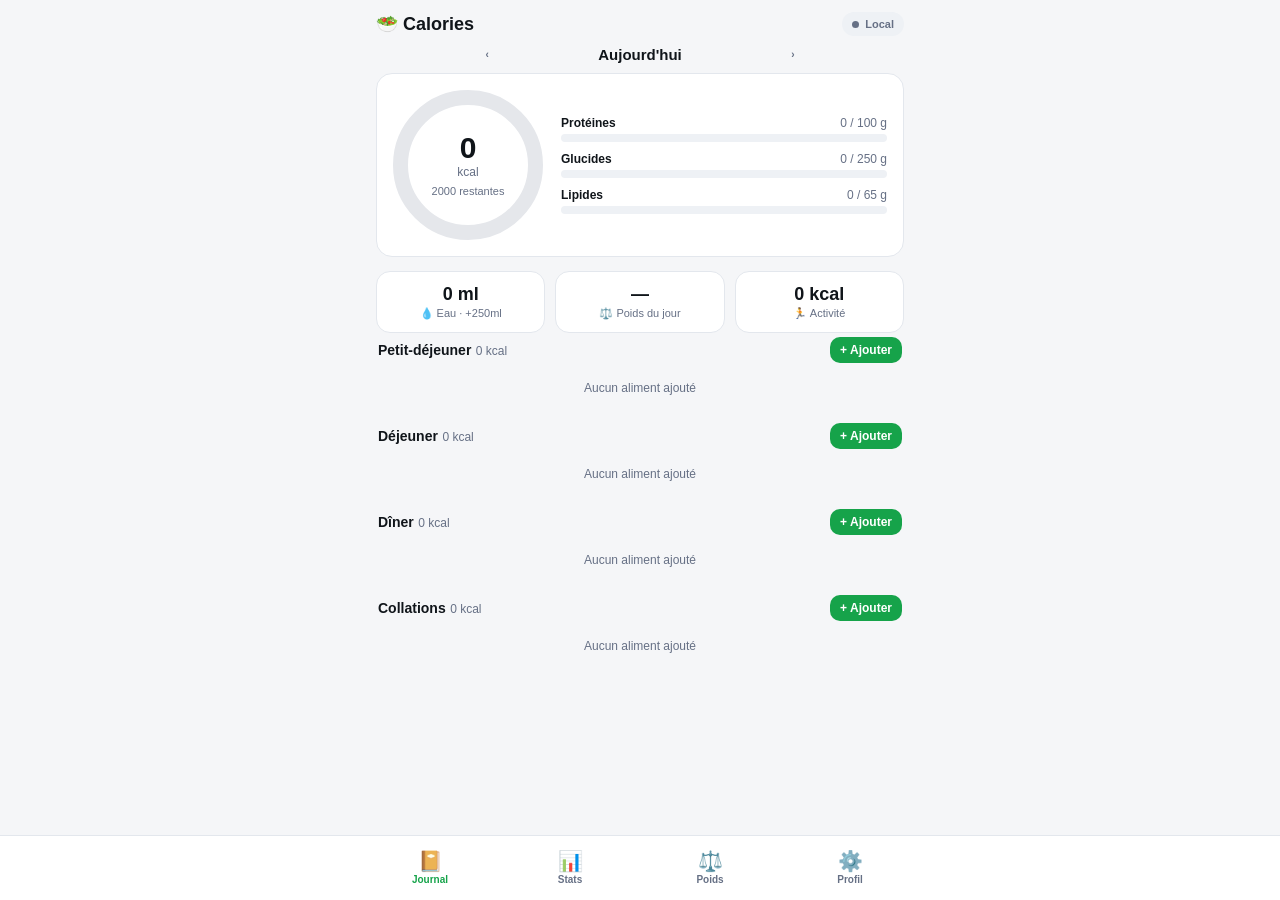
<file: index.html>
<!DOCTYPE html>
<html lang="fr">
<head>
<meta charset="UTF-8">
<title>Calories — Journal</title>
<meta name="viewport" content="width=device-width, initial-scale=1, viewport-fit=cover">
<meta name="description" content="Suivi des calories, macros, poids et eau — hors-ligne d'abord, synchronisé sur Google Drive.">

<link rel="manifest" href="manifest.webmanifest">
<meta name="theme-color" content="#ffffff" media="(prefers-color-scheme: light)">
<meta name="theme-color" content="#0b0f14" media="(prefers-color-scheme: dark)">

<!-- iOS home screen support -->
<meta name="apple-mobile-web-app-capable" content="yes">
<meta name="apple-mobile-web-app-status-bar-style" content="black-translucent">
<meta name="apple-mobile-web-app-title" content="Calories">
<link rel="apple-touch-icon" href="[data-uri]">
<link rel="icon" href="[data-uri]" type="image/png">

<link rel="stylesheet" href="css/styles.css">
</head>
<body>

<div id="app">
  <div class="topbar">
    <div class="brand">🥗 Calories</div>
    <button class="sync-pill" id="sync-pill" data-status="idle">
      <span class="sync-dot"></span><span>Local</span>
    </button>
  </div>

  <div class="screen active" id="screen-home"></div>
  <div class="screen" id="screen-stats"></div>
  <div class="screen" id="screen-weight"></div>
  <div class="screen" id="screen-profile"></div>
</div>

<nav class="bottom-nav">
  <div class="bottom-nav-inner">
    <button class="nav-btn active" data-nav="home"><span class="nav-icon">📔</span>Journal</button>
    <button class="nav-btn" data-nav="stats"><span class="nav-icon">📊</span>Stats</button>
    <button class="nav-btn" data-nav="weight"><span class="nav-icon">⚖️</span>Poids</button>
    <button class="nav-btn" data-nav="profile"><span class="nav-icon">⚙️</span>Profil</button>
  </div>
</nav>

<div class="sheet-backdrop" id="sheet-backdrop">
  <div class="sheet" id="sheet"></div>
</div>

<script type="module" src="js/app.js"></script>
</body>
</html>
</file>
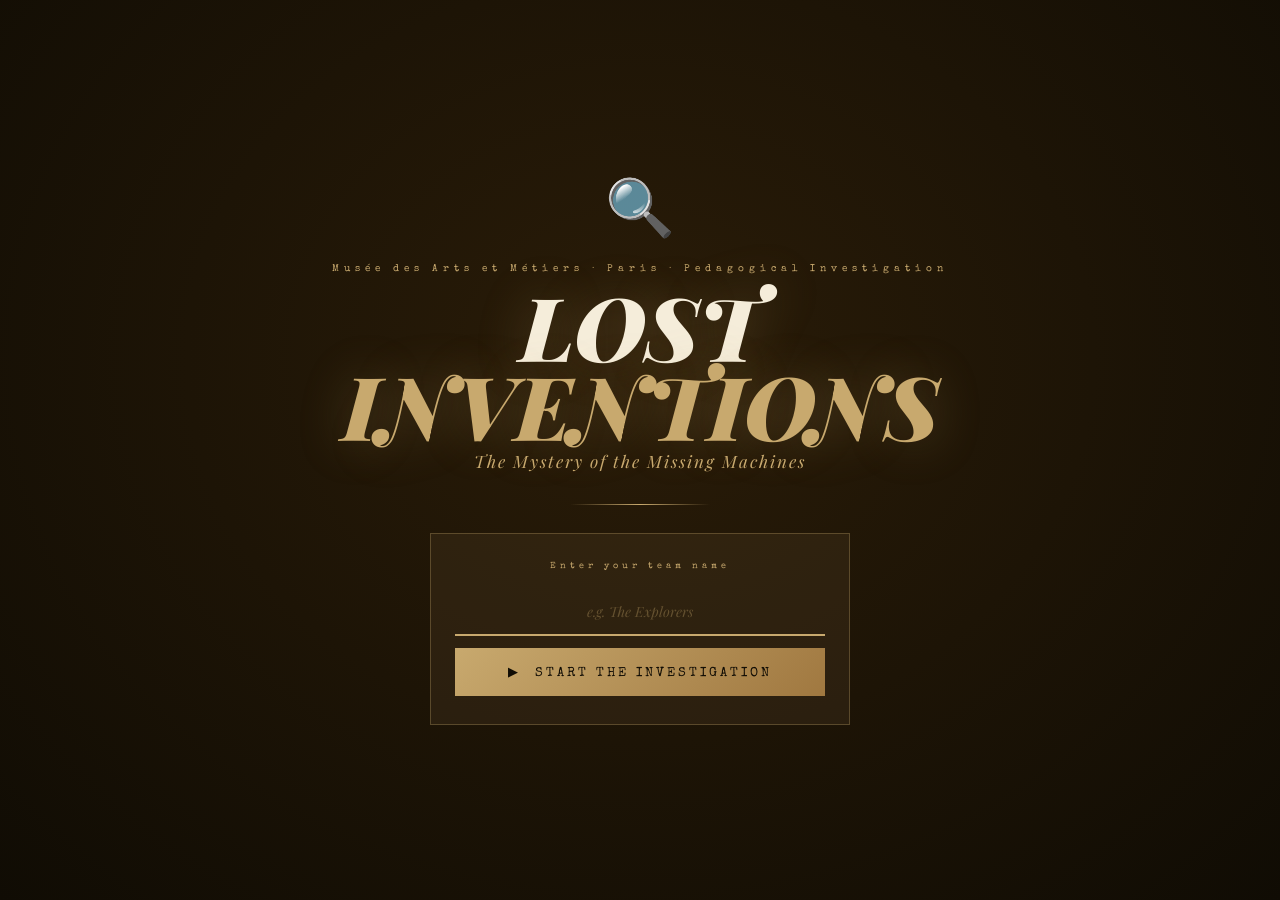
<file: Index.html.html>
<!DOCTYPE html>
<html lang="en">
<head>
<meta charset="UTF-8">
<meta name="viewport" content="width=device-width, initial-scale=1.0">
<title>LOST INVENTIONS</title>
<link href="https://fonts.googleapis.com/css2?family=Playfair+Display:ital,wght@0,700;0,900;1,400;1,700&family=Special+Elite&family=Courier+Prime:wght@400;700&display=swap" rel="stylesheet">
<style>
*, *::before, *::after { margin:0; padding:0; box-sizing:border-box; }
html, body { height:100%; overflow:hidden; background:#100c04; }
body { font-family:'Courier Prime',monospace; color:#1e1208; }

.page {
  position: fixed; inset: 0;
  overflow-y: auto; overflow-x: hidden;
  transform: translateX(100%);
  transition: transform 0.4s cubic-bezier(0.77,0,0.18,1);
}
.page-active { transform: translateX(0) !important; }
.page-exit   { transform: translateX(-100%) !important; }

#confetti { position:fixed; inset:0; pointer-events:none; z-index:9999; display:none; }

/* COVER */
#p0 { background:radial-gradient(ellipse at 50% 40%,#2a1c08,#100c04); }
.cover-inner {
  min-height:100vh; display:flex; flex-direction:column;
  align-items:center; justify-content:center;
  text-align:center; padding:40px 20px;
}
.ci-icon { font-size:56px; display:block; margin-bottom:18px; animation:bob 3s ease-in-out infinite; }
@keyframes bob { 0%,100%{transform:translateY(0)} 50%{transform:translateY(-9px)} }
.ci-eyebrow { font-family:'Special Elite',cursive; color:#c8a96e; font-size:10px; letter-spacing:5px; margin-bottom:12px; }
.ci-title { font-family:'Playfair Display',serif; color:#f5edda; font-size:clamp(52px,13vw,88px); font-weight:900; font-style:italic; line-height:.9; text-shadow:0 0 50px rgba(200,169,110,.3); margin-bottom:6px; }
.ci-title span { color:#c8a96e; }
.ci-sub { font-family:'Playfair Display',serif; font-style:italic; color:#c8a96e; font-size:clamp(13px,3vw,17px); letter-spacing:2px; margin-bottom:32px; }
.ci-rule { width:140px; height:1px; background:linear-gradient(90deg,transparent,#c8a96e,transparent); margin:0 auto 28px; }
.grp-box { background:rgba(200,169,110,.08); border:1px solid rgba(200,169,110,.3); padding:28px 24px; max-width:420px; width:100%; }
.grp-lbl { font-family:'Special Elite',cursive; color:#c8a96e; font-size:9px; letter-spacing:4px; display:block; margin-bottom:12px; }
.grp-inp { width:100%; background:transparent; border:none; border-bottom:2px solid #c8a96e; padding:12px 6px; font-family:'Playfair Display',serif; font-size:20px; font-style:italic; color:#f5edda; text-align:center; outline:none; margin-bottom:6px; }
.grp-inp::placeholder { color:rgba(200,169,110,.35); font-size:14px; }
.grp-err { color:#ef5350; font-family:'Special Elite',cursive; font-size:11px; display:none; margin-bottom:8px; }
.btn-gold { width:100%; padding:16px; cursor:pointer; border:none; background:linear-gradient(135deg,#c8a96e,#a07840); color:#100c04; font-family:'Special Elite',cursive; font-size:13px; letter-spacing:3px; text-transform:uppercase; margin-top:6px; }
.btn-gold:active { opacity:.8; }

/* TOPBAR */
.topbar { position:sticky; top:0; z-index:50; background:#1e1208; border-bottom:2px solid #c8a96e; padding:12px 20px; display:flex; align-items:center; justify-content:space-between; }
.tb-grp { font-family:'Special Elite',cursive; color:#c8a96e; font-size:11px; letter-spacing:2px; min-width:80px; }
.tb-title { font-family:'Playfair Display',serif; color:#f5edda; font-size:15px; font-style:italic; }
.tb-dots { display:flex; gap:5px; min-width:80px; justify-content:flex-end; }
.dot { width:10px; height:10px; border-radius:50%; border:1px solid rgba(200,169,110,.4); background:transparent; transition:all .3s; }
.dot.done { background:#c8a96e; border-color:#c8a96e; }

/* HUB */
#p1 { background:#f5edda; }
.hub-inner { max-width:800px; margin:0 auto; padding:22px 16px 48px; }
.brief { background:#fdf7ec; border:1px solid #ede0c4; padding:22px; margin-bottom:20px; box-shadow:3px 3px 0 rgba(0,0,0,.07); position:relative; }
.brief h3 { font-family:'Playfair Display',serif; font-size:16px; font-style:italic; color:#1e1208; margin-bottom:10px; padding-bottom:8px; border-bottom:1px solid #ede0c4; }
.brief p, .brief li { font-size:13px; line-height:2; color:#1e1208; }
.brief ul { padding-left:18px; }
.callout { border-left:3px solid #c8a96e; background:rgba(200,169,110,.1); padding:10px 14px; margin:10px 0; font-style:italic; font-size:13px; line-height:1.9; }
.stamp { position:absolute; top:14px; right:14px; border:2px solid #8b1a1a; color:#8b1a1a; font-family:'Special Elite',cursive; font-size:8px; letter-spacing:2px; padding:4px 6px; transform:rotate(-7deg); opacity:.6; line-height:1.6; text-align:center; }

/* PARCOURS BADGE */
.parcours-strip {
  background:#1e1208; border:1px solid rgba(200,169,110,.3);
  padding:12px 16px; margin-bottom:20px;
  display:flex; align-items:center; gap:8px; flex-wrap:wrap;
}
.parcours-strip-label { font-family:'Special Elite',cursive; color:#c8a96e; font-size:8px; letter-spacing:3px; flex-shrink:0; }
.p-step { display:flex; align-items:center; gap:6px; font-family:'Special Elite',cursive; font-size:9px; color:rgba(200,169,110,.6); }
.p-step.rdc  { color:#6abf6a; }
.p-step.e1   { color:#6a9abf; }
.p-step.e12  { color:#a06abf; }
.p-step span { font-size:10px; }
.p-arrow { color:rgba(200,169,110,.3); font-size:10px; }

/* ENV GRID */
.env-grid { display:grid; grid-template-columns:repeat(auto-fill,minmax(185px,1fr)); gap:12px; }
.ecard { background:#fdf7ec; border:1px solid #ede0c4; padding:16px 14px; min-height:125px; display:flex; flex-direction:column; justify-content:space-between; position:relative; transition:transform .2s,box-shadow .2s; user-select:none; }
.ecard.e-open { border-color:rgba(200,169,110,.7); cursor:pointer; }
.ecard.e-open:hover { transform:translateY(-3px); box-shadow:3px 5px 14px rgba(0,0,0,.12); }
.ecard.e-done { border-color:#1a4a2e; background:#f0f7f2; cursor:pointer; }
.ecard.e-done:hover { transform:translateY(-3px); box-shadow:3px 5px 12px rgba(0,0,0,.1); }
.ecard.e-locked { opacity:.36; cursor:not-allowed; }
.ecard.e-finale { border-color:#c8a96e; background:linear-gradient(135deg,#fdf7ec,#f5e8cc); cursor:pointer; }
.ecard.e-finale:hover { transform:translateY(-3px); box-shadow:3px 5px 14px rgba(200,169,110,.25); }
.ec-num { position:absolute; top:5px; right:10px; font-family:'Playfair Display',serif; font-size:42px; font-style:italic; color:#c8a96e; opacity:.11; line-height:1; pointer-events:none; }
.etag { display:inline-block; font-family:'Special Elite',cursive; font-size:8px; letter-spacing:2px; padding:2px 7px; margin-bottom:6px; }
.t-open   { background:#c8a96e; color:#fff; }
.t-done   { background:#1a4a2e; color:#fff; }
.t-locked { background:rgba(0,0,0,.1); color:#8a7a6a; }
.t-fin    { background:#c8a96e; color:#100c04; }
.ec-icon { font-size:22px; display:block; margin-bottom:4px; }
.ec-name { font-family:'Playfair Display',serif; font-size:14px; font-style:italic; color:#1e1208; margin-bottom:3px; }
.ec-room { font-family:'Special Elite',cursive; font-size:8px; letter-spacing:1px; color:#8a7a6a; line-height:1.5; }
.ec-level {
  font-family:'Special Elite',cursive; font-size:7px; letter-spacing:1px;
  padding:2px 6px; margin-top:5px; display:inline-block;
}
.lv-rdc  { background:#1e4a1e; color:#a8d5a8; }
.lv-e1   { background:#1c2b4a; color:#a8c0d5; }
.lv-e12  { background:#3a1c4a; color:#c8a8d5; }

/* CLUE PAGES */
.clue-pg { background:#f5edda; }
.clue-inner { max-width:640px; margin:0 auto; padding:22px 16px 48px; }
.clue-card { background:#fdf7ec; border:2px solid #c8a96e; padding:26px 22px; box-shadow:4px 4px 0 rgba(0,0,0,.09); }
.clue-hdr { text-align:center; margin-bottom:20px; }
.c-badge { display:inline-flex; align-items:center; justify-content:center; width:44px; height:44px; border-radius:50%; background:#c8a96e; color:#fff; font-family:'Playfair Display',serif; font-size:19px; font-style:italic; margin-bottom:8px; }
.c-en { font-family:'Playfair Display',serif; font-size:21px; font-style:italic; color:#1e1208; }
.c-fr { font-family:'Special Elite',cursive; font-size:9px; letter-spacing:3px; color:#8a7a6a; margin-top:2px; }
.c-location {
  display:inline-flex; align-items:center; gap:6px; margin-top:8px;
  font-family:'Special Elite',cursive; font-size:8px; letter-spacing:2px;
  padding:4px 10px;
}
.sec { margin-bottom:16px; }
.s-lbl { font-family:'Special Elite',cursive; font-size:8px; letter-spacing:4px; color:#c8a96e; display:flex; align-items:center; gap:6px; margin-bottom:7px; }
.s-lbl::after { content:''; flex:1; height:1px; background:rgba(200,169,110,.25); }
.s-box { background:rgba(200,169,110,.07); border-left:3px solid #c8a96e; padding:11px 13px; font-size:13px; line-height:1.9; color:#1e1208; }
.s-box strong { color:#1c2b4a; }
.riddle { background:rgba(30,18,8,.04); border:1px dashed rgba(200,169,110,.45); padding:18px; font-family:'Playfair Display',serif; font-style:italic; font-size:14px; line-height:2.1; color:#1e1208; }
.riddle p { margin-bottom:2px; }
.riddle-q { margin-top:12px; font-family:'Special Elite',cursive; font-style:normal; font-size:11px; color:#c8a96e; letter-spacing:2px; }
.ans-inp { width:100%; background:transparent; border:none; border-bottom:2px solid #c8a96e; padding:12px 4px; font-family:'Special Elite',cursive; font-size:20px; letter-spacing:3px; color:#1e1208; text-align:center; outline:none; margin-top:14px; }
.ans-inp::placeholder { color:rgba(200,169,110,.35); font-size:13px; font-family:'Courier Prime',monospace; }
.btn-row { display:flex; gap:10px; flex-wrap:wrap; justify-content:center; margin-top:13px; }
.btn-submit { padding:13px 28px; cursor:pointer; border:none; background:linear-gradient(135deg,#c8a96e,#a07840); color:#100c04; font-family:'Special Elite',cursive; font-size:13px; letter-spacing:2px; text-transform:uppercase; }
.btn-submit:active { opacity:.8; }
.btn-hint { padding:10px 20px; cursor:pointer; border:1px solid #c8a96e; background:transparent; color:#c8a96e; font-family:'Special Elite',cursive; font-size:11px; letter-spacing:2px; text-transform:uppercase; }
.btn-hint:active { background:#c8a96e; color:#100c04; }
.btn-back { padding:10px 20px; cursor:pointer; border:1px solid #8a7a6a; background:transparent; color:#8a7a6a; font-family:'Special Elite',cursive; font-size:11px; letter-spacing:2px; text-transform:uppercase; }
.btn-back:active { border-color:#c8a96e; color:#c8a96e; }
.feedback { text-align:center; padding:12px 16px; font-family:'Special Elite',cursive; font-size:12px; letter-spacing:1px; margin-top:12px; display:none; line-height:1.7; }
.fb-ok  { background:rgba(26,74,46,.1);  color:#1a4a2e; border:1px solid #1a4a2e; }
.fb-err { background:rgba(139,26,26,.1); color:#8b1a1a; border:1px solid #8b1a1a; }
.hint-box { background:rgba(200,169,110,.07); border:1px solid rgba(200,169,110,.25); padding:12px 14px; font-size:13px; font-style:italic; line-height:1.9; color:#1e1208; margin-top:10px; display:none; }
.back-row { text-align:center; margin-top:16px; }

/* NEXT DIRECTION BANNER */
.next-dir {
  background:#1e1208; border-left:4px solid #c8a96e;
  padding:12px 16px; margin-top:14px;
  font-family:'Special Elite',cursive; font-size:11px;
  color:#c8a96e; letter-spacing:1px; line-height:1.7;
  display:none;
}

@keyframes shake {
  0%,100%{transform:translateX(0)} 15%{transform:translateX(-10px)}
  30%{transform:translateX(10px)} 45%{transform:translateX(-8px)}
  60%{transform:translateX(8px)}  75%{transform:translateX(-4px)} 90%{transform:translateX(4px)}
}
.do-shake { animation:shake 0.5s ease; }

/* FINALE */
#p8 { background:radial-gradient(ellipse at center,#1e1508,#100c04); }
.fin-inner { min-height:100vh; display:flex; flex-direction:column; align-items:center; justify-content:center; padding:40px 20px; text-align:center; }
.fin-wrap { max-width:560px; width:100%; }
.fin-box { border:2px solid #c8a96e; padding:38px 28px; margin-bottom:20px; position:relative; }
.fin-box::before { content:''; position:absolute; inset:8px; border:1px solid rgba(200,169,110,.2); pointer-events:none; }
.fin-trophy { font-size:64px; display:block; margin-bottom:12px; }
.fin-lbl { font-family:'Special Elite',cursive; font-size:9px; letter-spacing:5px; color:#c8a96e; }
.fin-title { font-family:'Playfair Display',serif; color:#f5edda; font-size:clamp(24px,7vw,40px); font-style:italic; font-weight:900; margin:10px 0 14px; text-shadow:0 0 30px rgba(200,169,110,.4); }
.fin-msg { font-family:'Playfair Display',serif; font-size:14px; font-style:italic; color:#c4a87a; line-height:2.1; margin-bottom:18px; }
.fin-msg strong { color:#c8a96e; }
.fin-rule { width:110px; height:1px; background:linear-gradient(90deg,transparent,#c8a96e,transparent); margin:0 auto 16px; }
.fin-close { font-family:'Playfair Display',serif; font-style:italic; color:#8a7a6a; font-size:13px; line-height:2; }
.diploma { background:#f5edda; border:3px double #c8a96e; padding:28px 22px; text-align:center; }
.d-mus { font-family:'Special Elite',cursive; font-size:9px; letter-spacing:4px; color:#c8a96e; margin-bottom:10px; }
.d-h   { font-family:'Playfair Display',serif; font-size:24px; font-style:italic; color:#1e1208; margin-bottom:4px; }
.d-sub { font-family:'Playfair Display',serif; font-size:12px; font-style:italic; color:#8a7a6a; margin-bottom:12px; }
.d-rule{ width:90px; height:1px; background:linear-gradient(90deg,transparent,#c8a96e,transparent); margin:0 auto 12px; }
.d-aw  { font-family:'Special Elite',cursive; font-size:10px; letter-spacing:2px; color:#1e1208; margin-bottom:4px; }
.d-grp { font-family:'Playfair Display',serif; font-size:21px; font-style:italic; color:#c8a96e; margin-bottom:8px; }
.d-body{ font-family:'Special Elite',cursive; font-size:10px; color:#1e1208; line-height:2.1; margin-bottom:14px; }
.d-foot{ display:flex; justify-content:space-around; font-family:'Special Elite',cursive; font-size:9px; color:#8a7a6a; border-top:1px solid #ede0c4; padding-top:10px; }
@media(max-width:480px){
  .env-grid{ grid-template-columns:1fr 1fr; }
  .clue-card{ padding:18px 14px; }
  .fin-box{ padding:26px 16px; }
  .diploma{ padding:22px 14px; }
}
</style>
</head>
<body>

<canvas id="confetti"></canvas>

<!-- P0 COVER -->
<div class="page page-active" id="p0">
  <div class="cover-inner">
    <span class="ci-icon">🔍</span>
    <div class="ci-eyebrow">Musée des Arts et Métiers · Paris · Pedagogical Investigation</div>
    <h1 class="ci-title">LOST<br><span>INVENTIONS</span></h1>
    <p class="ci-sub">The Mystery of the Missing Machines</p>
    <div class="ci-rule"></div>
    <div class="grp-box">
      <span class="grp-lbl">Enter your team name</span>
      <input class="grp-inp" id="gi" type="text" placeholder="e.g. The Explorers" maxlength="30"
        onkeydown="if(event.key==='Enter'){event.preventDefault();doStart();}">
      <div class="grp-err" id="ge">⚠ Please enter your team name.</div>
      <button class="btn-gold" onclick="doStart()">▶ &nbsp;Start the Investigation</button>
    </div>
  </div>
</div>

<!-- P1 HUB -->
<div class="page" id="p1">
  <div class="topbar">
    <div class="tb-grp" id="tb-grp">Team</div>
    <div class="tb-title">Lost Inventions</div>
    <div class="tb-dots" id="tb-dots"></div>
  </div>
  <div class="hub-inner">
    <div class="brief">
      <div class="stamp">FILE<br>N°1847<br>URGENT</div>
      <h3>🗂 Mission File</h3>
      <p>La nuit du 12 novembre, <strong>« L'Archiviste »</strong> a effacé les cartels de six grandes inventions. Les objets sont encore là — mais leurs secrets ont disparu.</p>
      <div class="callout">Votre mission : trouver chaque objet dans le musée et répondre à l'énigme en anglais.</div>
      <ul>
        <li>Appelez le <strong>professeur</strong> pour obtenir le code de la <strong>1ère enveloppe</strong>.</li>
        <li>Après chaque bonne réponse, la suivante s'ouvre <strong>automatiquement</strong>.</li>
        <li>L'équipe la plus rapide reçoit le titre de <em>Chief Detectives</em> 🏆</li>
      </ul>
    </div>

    <!-- PARCOURS STRIP -->
    <div class="parcours-strip">
      <span class="parcours-label" style="font-family:'Special Elite',cursive;color:#c8a96e;font-size:8px;letter-spacing:3px;flex-shrink:0;">PARCOURS :</span>
      <span class="p-step rdc"><span>🟢</span> RDC — Instruments</span>
      <span class="p-arrow">→</span>
      <span class="p-step e1"><span>🔵</span> 1er — Communication</span>
      <span class="p-arrow">→</span>
      <span class="p-step e1"><span>🔵</span> 1er — Communication</span>
      <span class="p-arrow">→</span>
      <span class="p-step e12"><span>🟣</span> Énergie</span>
      <span class="p-arrow">→</span>
      <span class="p-step rdc"><span>🟢</span> RDC — l'Église</span>
      <span class="p-arrow">→</span>
      <span class="p-step rdc"><span>🟢</span> RDC — l'Église</span>
    </div>

    <div class="env-grid" id="env-grid"></div>
  </div>
</div>

<!-- P2–P7 CLUE PAGES -->
<div class="page clue-pg" id="p2"></div>
<div class="page clue-pg" id="p3"></div>
<div class="page clue-pg" id="p4"></div>
<div class="page clue-pg" id="p5"></div>
<div class="page clue-pg" id="p6"></div>
<div class="page clue-pg" id="p7"></div>

<!-- P8 FINALE -->
<div class="page" id="p8">
  <div class="fin-inner">
    <div class="fin-wrap">
      <div class="fin-box">
        <span class="fin-trophy">🏆</span>
        <div class="fin-lbl">MISSION COMPLETE</div>
        <h2 class="fin-title">Well done,<br><span id="fin-grp" style="color:#c8a96e;">Detectives</span>!</h2>
        <p class="fin-msg">
          You found all six lost inventions:<br>
          <strong>The Pascaline · Niépce's Camera<br>
          Morse's Telegraph · Gramme's Dynamo<br>
          Ader's Plane · Foucault's Pendulum</strong>
        </p>
        <div class="fin-rule"></div>
        <p class="fin-close">"L'Archiviste" was right about one thing:<br>these objects deserved to be rediscovered.</p>
      </div>
      <div class="diploma">
        <div class="d-mus">MUSÉE NATIONAL DES ARTS ET MÉTIERS · PARIS</div>
        <div class="d-h">Certificate</div>
        <div class="d-sub">of Chief Detective — Lost Inventions</div>
        <div class="d-rule"></div>
        <div class="d-aw">Awarded to the team</div>
        <div class="d-grp" id="dip-grp">—</div>
        <div class="d-body">
          for successfully solving all six mysteries<br>
          during the <em>Lost Inventions</em> investigation<br>
          at the Musée national des Arts et Métiers, Paris.
        </div>
        <div class="d-foot">
          <span>Date: _____ / _____ / _____</span>
          <span>M. BELOUFA</span>
        </div>
      </div>
    </div>
  </div>
</div>

<script>
/* ══════════════════════════════════════
   CLUE DATA — parcours logique sans aller-retour
   1. RDC   : Instruments scientifiques  → Pascaline
   2. 1er   : Communication              → Niépce / Photographie
   3. 1er   : Communication (même salle) → Morse / Télégraphe
   4. 1-2e  : Énergie                    → Gramme / Dynamo
   5. RDC   : Église / Transports        → Ader / Avion III
   6. RDC   : Église (même nef)          → Foucault / Pendule
══════════════════════════════════════ */
var CLUES = [
  {
    n:1, icon:'⚙️',
    en:'The Thinking Machine', fr:'La Machine à Calculer',
    levelKey:'rdc', levelLabel:'Rez-de-chaussée',
    section:'Instruments scientifiques',
    room:'Rez-de-chaussée — Instruments scientifiques',
    where:'<strong>Rez-de-chaussée — salle Instruments scientifiques.</strong><br>Dès l\'entrée, cherchez les premières vitrines. Repérez de petits objets mécaniques en cuivre avec des rouages et des cadrans numérotés.',
    riddle:[
      'Find the small rectangular metal box with tiny geared wheels.',
      'It can add numbers. It can subtract numbers — all by itself.',
      'It was invented in the 17th century by a young man of 19.',
      'His surname is also the name of a famous maths triangle.',
      'The machine has a feminine name — derived from his surname.'
    ],
    q:'❓ What is the name of this machine?',
    ok:['PASCALINE','LA PASCALINE'],
    hint:'La machine porte le prénom féminin dérivé de Blaise P…',
    next:'➡ Montez au 1er étage — entrez dans la salle Communication.'
  },
  {
    n:2, icon:'📷',
    en:'The Captured Image', fr:"L'Image Capturée",
    levelKey:'e1', levelLabel:'1er étage',
    section:'Communication',
    room:'1er étage — Communication',
    where:'<strong>1er étage — salle Communication.</strong><br>Cherchez de grands appareils en bois noir montés sur des trépieds, avec de gros objectifs en verre. Section photographie ancienne.',
    riddle:[
      'Stand in front of the large black wooden camera on a tripod.',
      'It has no film. It used a metal plate coated in silver.',
      'The first photograph in history was taken in France in 1826.',
      'The photographer needed 8 hours of sunlight for one image.',
      'His first name is Nicéphore. His family name starts with N.'
    ],
    q:"❓ What is the inventor's family name?",
    ok:['NIEPCE','NIÉPCE','NICEPHORE NIEPCE','NICÉPHORE NIÉPCE'],
    hint:'Il s\'appelait Nicéphore. Il a travaillé plus tard avec Daguerre.',
    next:'➡ Restez dans la salle Communication — cherchez les télégraphes.'
  },
  {
    n:3, icon:'📡',
    en:'The Invisible Messenger', fr:'Le Messager Invisible',
    levelKey:'e1', levelLabel:'1er étage',
    section:'Communication — section télégraphie',
    room:'1er étage — Communication (télégraphie)',
    where:'<strong>1er étage — salle Communication, section télégraphie.</strong><br>Dans la même salle. Cherchez un appareil avec un cadran circulaire et des lettres autour, relié à des fils électriques. Il ressemble à une grande boussole.',
    riddle:[
      'Look at the device with a round dial and letters around the edge.',
      'It sends messages using only dots and dashes — without moving.',
      'It was used in train stations before the telephone.',
      'It is called a telegraph.',
      'The code it uses has the same name as its inventor.'
    ],
    q:'❓ What is the name of this code?',
    ok:['MORSE','CODE MORSE','LE CODE MORSE'],
    hint:'L\'inventeur s\'appelait Samuel. Le code porte son nom de famille.',
    next:'➡ Continuez dans l\'étage — suivez le fléchage salle Énergie.'
  },
  {
    n:4, icon:'⚡',
    en:'The Thread of Light', fr:'Le Fil de la Lumière',
    levelKey:'e12', levelLabel:'1er–2e étage',
    section:'Énergie',
    room:'Salle Énergie (suivez le fléchage)',
    where:'<strong>Salle Énergie (1er ou 2e étage, suivez le fléchage).</strong><br>Cherchez une grande machine cylindrique en métal poli, enroulée de fils de cuivre dorés, posée sur un socle. Elle se trouve dans la section électricité.',
    riddle:[
      'Look at the large metal cylinder wrapped in copper wire.',
      'This machine transforms movement into electricity.',
      'It is called the Gramme machine.',
      'It made public street lighting possible in Paris in 1878.',
      'The inventor was Belgian. His first name starts with the letter Z.'
    ],
    q:"❓ What is the inventor's first name?",
    ok:['ZENOBE','ZÉNOBE','ZENOBE GRAMME','ZÉNOBE GRAMME'],
    hint:'Son prénom commence par Z. Il ressemble au prénom Zénobie.',
    next:'➡ Redescendez au rez-de-chaussée → suivez Transports → entrez dans l\'Église.'
  },
  {
    n:5, icon:'✈️',
    en:'The Flying Wing', fr:"L'Aile Volante",
    levelKey:'rdc', levelLabel:'Rez-de-chaussée',
    section:"Transports — l'Église",
    room:"Rez-de-chaussée — l'Église (Transports)",
    where:'<strong>Rez-de-chaussée — l\'Église (ancienne chapelle), section Transports.</strong><br>Entrez dans la nef de l\'ancienne église. Levez la tête : un grand engin en bois et en toile est suspendu sous les voûtes. Il a deux ailes rigides, pas de moteur.',
    riddle:[
      'Look up at the ceiling of the church nave.',
      'You can see a large wooden flying machine with two rigid wings.',
      'It has no engine. The pilot lay underneath it.',
      'It flew in France in the 1890s — before the Wright Brothers.',
      'The inventor\'s first name is Clément.',
      'His family name sounds like the word for "air".'
    ],
    q:"❓ What is the inventor's family name?",
    ok:['ADER','CLEMENT ADER','CLÉMENT ADER'],
    hint:'Son nom commence par A. Il a construit l\'Avion III.',
    next:'➡ Restez dans l\'Église — cherchez le long fil qui descend du plafond.'
  },
  {
    n:6, icon:'🌀',
    en:'The Swinging Secret', fr:'Le Secret du Pendule',
    levelKey:'rdc', levelLabel:'Rez-de-chaussée',
    section:"L'Église — centre de la nef",
    room:"Rez-de-chaussée — l'Église",
    where:'<strong>Rez-de-chaussée — l\'Église, au centre de la nef.</strong><br>Toujours dans l\'Église. Un très long fil métallique descend de la voûte avec une lourde boule dorée au bout. Il se balance lentement, sans jamais s\'arrêter.',
    riddle:[
      'Look at the very long pendulum hanging from the vaulted ceiling.',
      'It swings slowly and silently. It never stops.',
      'The direction it swings changes over time — very slowly.',
      'This proves that the Earth is rotating on its axis.',
      'The inventor was a French physicist. His first name is Léon.',
      'His family name starts with the letter F.'
    ],
    q:"❓ What is the inventor's family name?",
    ok:['FOUCAULT','LEON FOUCAULT','LÉON FOUCAULT'],
    hint:'Son prénom est Léon. Son nom commence par F. Il a installé ce pendule à Paris en 1851.',
    next:null
  }
];

var CODE1    = 'musee25';
var grpName  = '';
var unlocked = [false,false,false,false,false,false];
var solved   = [false,false,false,false,false,false];
var navStack = ['p0'];
var busy     = false;

var LV_CLASS = { rdc:'lv-rdc', e1:'lv-e1', e12:'lv-e12' };
var LV_COLOR = { rdc:'#1e4a1e', e1:'#1c2b4a', e12:'#3a1c4a' };

/* ── NAVIGATION ── */
function goTo(toId) {
  if (busy) return;
  var fromEl = document.querySelector('.page-active');
  var toEl   = document.getElementById(toId);
  if (!fromEl || !toEl || fromEl === toEl) return;
  busy = true;
  fromEl.classList.add('page-exit');
  fromEl.classList.remove('page-active');
  toEl.classList.add('page-active');
  setTimeout(function(){ fromEl.classList.remove('page-exit'); busy = false; }, 420);
}

function goBack() {
  if (navStack.length <= 1) return;
  var current = navStack.pop();
  var target  = navStack[navStack.length - 1];
  buildHub();
  if (busy) return;
  busy = true;
  var fromEl = document.getElementById(current);
  var toEl   = document.getElementById(target);
  toEl.style.transform = 'translateX(-100%)';
  toEl.classList.add('page-active');
  fromEl.classList.remove('page-active');
  toEl.getBoundingClientRect();
  toEl.style.transition = 'none';
  toEl.getBoundingClientRect();
  toEl.style.transition = '';
  toEl.style.transform  = '';
  fromEl.style.transform = 'translateX(100%)';
  setTimeout(function(){ fromEl.style.transform = ''; busy = false; }, 420);
}

function push(toId) { navStack.push(toId); goTo(toId); }

/* ── START ── */
function doStart() {
  var v = document.getElementById('gi').value.trim();
  if (!v) { document.getElementById('ge').style.display = 'block'; return; }
  document.getElementById('ge').style.display = 'none';
  grpName = v;
  document.getElementById('tb-grp').textContent  = grpName;
  document.getElementById('fin-grp').textContent  = grpName;
  document.getElementById('dip-grp').textContent  = grpName;
  buildHub();
  push('p1');
}

/* ── HUB ── */
function buildHub() {
  var dotsEl = document.getElementById('tb-dots');
  dotsEl.innerHTML = '';
  for (var i = 0; i < 6; i++) {
    var d = document.createElement('div');
    d.className = 'dot' + (solved[i] ? ' done' : '');
    dotsEl.appendChild(d);
  }
  var grid = document.getElementById('env-grid');
  grid.innerHTML = '';
  for (var i = 0; i < 6; i++) {
    (function(idx) {
      var c      = CLUES[idx];
      var isDone = solved[idx];
      var isOpen = unlocked[idx];
      var card   = document.createElement('div');
      card.className = 'ecard ' + (isDone ? 'e-done' : isOpen ? 'e-open' : 'e-locked');
      var tCls = isDone ? 't-done' : isOpen ? 't-open' : 't-locked';
      var tTxt = isDone ? 'SOLVED ✓' : isOpen ? 'OPEN' : 'LOCKED 🔒';
      var icon = isDone ? '✅' : isOpen ? c.icon : '🔒';
      card.innerHTML =
        '<div class="ec-num">'+(idx+1)+'</div>'+
        '<div>'+
          '<span class="etag '+tCls+'">'+tTxt+'</span><br>'+
          '<span class="ec-icon">'+icon+'</span>'+
          '<div class="ec-name">'+c.en+'</div>'+
        '</div>'+
        '<div>'+
          '<div class="ec-room">'+c.room+'</div>'+
          '<span class="ec-level '+LV_CLASS[c.levelKey]+'">'+c.levelLabel+'</span>'+
        '</div>';
      if (isDone || isOpen) {
        card.onclick = function(){ openClue(idx); };
      } else {
        card.onclick = function(){
          if (idx === 0) {
            var code = prompt('📞 Appelez votre professeur !\nEntrez le code pour ouvrir l\'Enveloppe 1 :');
            if (code !== null && code.trim().toLowerCase() === CODE1) {
              unlocked[0] = true; buildHub(); openClue(0);
            } else if (code !== null) {
              alert('Code incorrect. Demandez à nouveau au professeur.');
            }
          } else {
            alert('🔒 Cette enveloppe est verrouillée.\nTerminez la précédente d\'abord !');
          }
        };
      }
      grid.appendChild(card);
    })(i);
  }
  /* finale card */
  var allDone = solved.every(function(s){ return s; });
  var fin = document.createElement('div');
  fin.className = 'ecard ' + (allDone ? 'e-finale' : 'e-locked');
  fin.innerHTML =
    '<div class="ec-num">7</div>'+
    '<div>'+
      '<span class="etag '+(allDone?'t-fin':'t-locked')+'">'+(allDone?'OPEN 🏆':'LOCKED 🔒')+'</span><br>'+
      '<span class="ec-icon">'+(allDone?'🏆':'🔒')+'</span>'+
      '<div class="ec-name">The Final Verdict</div>'+
    '</div>'+
    '<div class="ec-room">Unlocked after all 6 mysteries</div>';
  if (allDone) { fin.onclick = function(){ push('p8'); setTimeout(launchConfetti,200); }; }
  grid.appendChild(fin);
}

/* ── CLUE PAGE ── */
function openClue(idx) {
  var c    = CLUES[idx];
  var pgId = 'p' + (idx + 2);
  var el   = document.getElementById(pgId);
  var dotsH = '';
  for (var i = 0; i < 6; i++) dotsH += '<div class="dot'+(solved[i]?' done':'')+'"></div>';
  var rdlH = c.riddle.map(function(l){ return '<p>'+l+'</p>'; }).join('');
  var doneBtn = solved[idx]
    ? '<div style="text-align:center;margin-top:14px;"><button class="btn-submit" onclick="goBack()">→ Mission Board</button></div>'
    : '';

  var lvStyle = 'background:'+LV_COLOR[c.levelKey]+';color:#fff;padding:3px 10px;font-family:\'Special Elite\',cursive;font-size:8px;letter-spacing:2px;display:inline-block;margin-top:6px;';

  var nextHTML = c.next
    ? '<div class="next-dir" id="nextdir'+idx+'">'+c.next+'</div>'
    : '';

  el.innerHTML =
    '<div class="topbar">'+
      '<button class="btn-back" onclick="goBack()">← Back</button>'+
      '<div class="tb-title">'+c.en+'</div>'+
      '<div class="tb-dots">'+dotsH+'</div>'+
    '</div>'+
    '<div class="clue-inner">'+
      '<div class="clue-card" id="cc'+idx+'">'+
        '<div class="clue-hdr">'+
          '<div class="c-badge">'+c.n+'</div>'+
          '<div class="c-en">'+c.en+'</div>'+
          '<div class="c-fr">'+c.fr.toUpperCase()+'</div>'+
          '<span style="'+lvStyle+'">'+c.levelLabel+' — '+c.section+'</span>'+
        '</div>'+
        '<div class="sec">'+
          '<div class="s-lbl">📍 Où aller</div>'+
          '<div class="s-box">'+c.where+'</div>'+
        '</div>'+
        '<div class="sec">'+
          '<div class="s-lbl">🇬🇧 The Riddle</div>'+
          '<div class="riddle">'+rdlH+'<div class="riddle-q">'+c.q+'</div></div>'+
        '</div>'+
        '<div class="sec">'+
          '<div class="s-lbl">✍ Your Answer</div>'+
          '<input class="ans-inp" id="ans'+idx+'" type="text" placeholder="Write your answer here…"'+
            ' oninput="this.value=this.value.toUpperCase()"'+
            ' onkeydown="if(event.key===\'Enter\'){event.preventDefault();doSubmit('+idx+');}">'+
          '<div class="btn-row">'+
            '<button class="btn-submit" onclick="doSubmit('+idx+')">✓ Submit</button>'+
            '<button class="btn-hint" onclick="toggleHint('+idx+')">💡 Hint</button>'+
          '</div>'+
          '<div class="feedback" id="fb'+idx+'"></div>'+
          '<div class="hint-box" id="hb'+idx+'">'+c.hint+'</div>'+
          nextHTML+
          doneBtn+
        '</div>'+
      '</div>'+
      '<div class="back-row"><button class="btn-back" onclick="goBack()">← Mission Board</button></div>'+
    '</div>';

  push(pgId);
}

function toggleHint(idx) {
  var h = document.getElementById('hb'+idx);
  if (h) h.style.display = (h.style.display === 'block') ? 'none' : 'block';
}

/* ── SUBMIT ── */
function doSubmit(idx) {
  var inp = document.getElementById('ans'+idx);
  if (!inp) return;
  var val = inp.value.trim().toUpperCase();
  var c   = CLUES[idx];
  var fb  = document.getElementById('fb'+idx);
  var ok  = c.ok.some(function(a){ return val === a || val.indexOf(a) !== -1; });

  fb.style.display = 'block';
  if (ok) {
    fb.className = 'feedback fb-ok';
    fb.innerHTML = '✓ Correct! Well done! Go back to the Mission Board for the next envelope.';
    solved[idx] = true;
    if (idx + 1 < 6) unlocked[idx + 1] = true;
    launchConfetti();

    /* show next direction banner */
    var nd = document.getElementById('nextdir'+idx);
    if (nd) nd.style.display = 'block';

    /* add next button */
    if (!document.getElementById('nb'+idx)) {
      var nb = document.createElement('div');
      nb.id = 'nb'+idx;
      nb.style.textAlign = 'center';
      nb.style.marginTop = '14px';
      nb.innerHTML = '<button class="btn-submit" onclick="goBack()">→ Mission Board</button>';
      var hb = document.getElementById('hb'+idx);
      if (hb && hb.parentNode) hb.parentNode.appendChild(nb);
    }
    if (solved.every(function(s){ return s; })) {
      setTimeout(function(){ push('p8'); setTimeout(launchConfetti,200); }, 2000);
    }
  } else {
    fb.className = 'feedback fb-err';
    fb.innerHTML = '✗ Not quite right. Look at the object again, or ask for a hint.';
    var card = document.getElementById('cc'+idx);
    if (card) {
      card.classList.remove('do-shake');
      card.getBoundingClientRect();
      card.classList.add('do-shake');
      setTimeout(function(){ card.classList.remove('do-shake'); }, 550);
    }
  }
}

/* ── CONFETTI ── */
function launchConfetti() {
  var cv = document.getElementById('confetti');
  cv.style.display = 'block';
  cv.width  = window.innerWidth;
  cv.height = window.innerHeight;
  var ctx  = cv.getContext('2d');
  var cols = ['#c8a96e','#f5edda','#ffd700','#ff6b6b','#4caf50','#2196f3','#ff9800','#e91e63','#9c27b0','#00bcd4'];
  var pp   = [];
  for (var i = 0; i < 240; i++) {
    pp.push({
      x:Math.random()*cv.width, y:-30-Math.random()*cv.height*.4,
      w:Math.random()*14+5, h:Math.random()*7+3,
      c:cols[Math.floor(Math.random()*cols.length)],
      r:Math.random()*360, rv:(Math.random()-.5)*9,
      vx:(Math.random()-.5)*5, vy:Math.random()*5+3,
      op:1, ci:Math.random()>.4
    });
  }
  var f = 0;
  function draw() {
    ctx.clearRect(0,0,cv.width,cv.height);
    pp.forEach(function(p){
      p.y+=p.vy; p.x+=p.vx; p.r+=p.rv;
      if(f>90) p.op=Math.max(0,p.op-.015);
      ctx.save(); ctx.globalAlpha=p.op;
      ctx.translate(p.x+p.w/2,p.y+p.h/2);
      ctx.rotate(p.r*Math.PI/180);
      ctx.fillStyle=p.c;
      if(p.ci){ctx.beginPath();ctx.arc(0,0,p.w/2,0,Math.PI*2);ctx.fill();}
      else{ctx.fillRect(-p.w/2,-p.h/2,p.w,p.h);}
      ctx.restore();
    });
    f++;
    if(f<200) requestAnimationFrame(draw);
    else cv.style.display='none';
  }
  draw();
}
</script>
</body>
</html>
</file>
<file: css/styles.css>
:root {
  --bg: #f5f6f8;
  --surface: #ffffff;
  --surface-2: #eef1f5;
  --text: #10151a;
  --text-dim: #667085;
  --border: #e3e7ed;
  --accent: #16a34a;
  --accent-2: #22c55e;
  --protein: #3b82f6;
  --carbs: #f59e0b;
  --fat: #ec4899;
  --danger: #ef4444;
  --warning: #f59e0b;
  --ring-track: #e5e7eb;
  --nav-h: 64px;
  --safe-top: env(safe-area-inset-top, 0px);
  --safe-bottom: env(safe-area-inset-bottom, 0px);
  color-scheme: light;
}

@media (prefers-color-scheme: dark) {
  :root:not([data-theme="light"]) {
    --bg: #0b0f14;
    --surface: #131922;
    --surface-2: #1a2230;
    --text: #eef1f5;
    --text-dim: #93a0b4;
    --border: #232c3a;
    --ring-track: #232c3a;
    color-scheme: dark;
  }
}
:root[data-theme="dark"] {
  --bg: #0b0f14;
  --surface: #131922;
  --surface-2: #1a2230;
  --text: #eef1f5;
  --text-dim: #93a0b4;
  --border: #232c3a;
  --ring-track: #232c3a;
  color-scheme: dark;
}

* { box-sizing: border-box; }
html, body { height: 100%; }
body {
  margin: 0;
  font-family: -apple-system, BlinkMacSystemFont, 'Segoe UI', Roboto, sans-serif;
  background: var(--bg);
  color: var(--text);
  -webkit-tap-highlight-color: transparent;
  overscroll-behavior-y: none;
}

#app {
  max-width: 560px;
  margin: 0 auto;
  min-height: 100vh;
  padding-top: calc(var(--safe-top) + 12px);
  padding-bottom: calc(var(--nav-h) + var(--safe-bottom) + 16px);
}

.screen { display: none; padding: 0 16px; animation: fadein .15s ease; }
.screen.active { display: block; }
@keyframes fadein { from { opacity: 0; transform: translateY(4px); } to { opacity: 1; transform: none; } }

h1, h2, h3 { margin: 0 0 8px; }
.page-title { font-size: 22px; font-weight: 700; margin: 4px 0 16px; }

.card {
  background: var(--surface);
  border: 1px solid var(--border);
  border-radius: 16px;
  padding: 16px;
  margin-bottom: 14px;
}
.card-title { font-size: 13px; font-weight: 600; color: var(--text-dim); text-transform: uppercase; letter-spacing: .04em; margin-bottom: 10px; }

/* top status bar */
.topbar {
  display: flex; align-items: center; justify-content: space-between;
  padding: 0 16px 10px;
}
.brand { font-size: 18px; font-weight: 800; }
.sync-pill {
  display: flex; align-items: center; gap: 6px;
  font-size: 11px; font-weight: 600; padding: 6px 10px; border-radius: 999px;
  background: var(--surface-2); color: var(--text-dim); border: none; cursor: pointer;
}
.sync-dot { width: 7px; height: 7px; border-radius: 50%; background: var(--text-dim); }
.sync-pill[data-status="synced"] .sync-dot { background: var(--accent); }
.sync-pill[data-status="syncing"] .sync-dot { background: var(--warning); animation: pulse 1s infinite; }
.sync-pill[data-status="error"] .sync-dot,
.sync-pill[data-status="signed-out"] .sync-dot { background: var(--danger); }
.sync-pill[data-status="offline"] .sync-dot { background: var(--text-dim); }
@keyframes pulse { 50% { opacity: .3; } }

/* ring */
.ring-wrap { position: relative; margin: 0 auto; }
.ring-svg { display: block; }
.ring-progress { transition: stroke-dashoffset .5s ease; }
.ring-label {
  position: absolute; inset: 0; display: flex; flex-direction: column;
  align-items: center; justify-content: center; text-align: center;
}
.ring-value { font-size: 30px; font-weight: 800; line-height: 1; }
.ring-unit { font-size: 12px; color: var(--text-dim); margin-top: 2px; }
.ring-sub { font-size: 11px; color: var(--text-dim); margin-top: 6px; }

/* macro bars */
.macro-row { margin-bottom: 10px; }
.macro-row:last-child { margin-bottom: 0; }
.macro-row-top { display: flex; justify-content: space-between; font-size: 12px; margin-bottom: 4px; }
.macro-name { font-weight: 600; }
.macro-val { color: var(--text-dim); }
.macro-track { height: 8px; border-radius: 999px; background: var(--surface-2); overflow: hidden; }
.macro-fill { height: 100%; border-radius: 999px; transition: width .4s ease; }

/* home summary layout */
.ring-row { display: flex; align-items: center; gap: 18px; }
.ring-row .macro-col { flex: 1; min-width: 0; }

.stat-chips { display: flex; gap: 10px; margin-top: 4px; }
.stat-chip { flex: 1; background: var(--surface); border: 1px solid var(--border); border-radius: 14px; padding: 12px; text-align: center; }
.stat-chip-val { font-size: 18px; font-weight: 800; }
.stat-chip-lbl { font-size: 11px; color: var(--text-dim); margin-top: 2px; }

/* meal list */
.meal-group { margin-bottom: 14px; }
.meal-hdr { display: flex; justify-content: space-between; align-items: center; padding: 4px 2px 8px; }
.meal-hdr-name { font-weight: 700; font-size: 14px; }
.meal-hdr-kcal { font-size: 12px; color: var(--text-dim); }
.add-btn {
  border: none; background: var(--accent); color: #fff; border-radius: 10px;
  padding: 6px 10px; font-size: 12px; font-weight: 700; cursor: pointer;
}
.entry-row {
  display: flex; align-items: center; justify-content: space-between;
  background: var(--surface); border: 1px solid var(--border); border-radius: 12px;
  padding: 10px 12px; margin-bottom: 8px;
}
.entry-main { min-width: 0; }
.entry-name { font-size: 14px; font-weight: 600; overflow: hidden; text-overflow: ellipsis; white-space: nowrap; }
.entry-sub { font-size: 11px; color: var(--text-dim); margin-top: 2px; }
.entry-kcal { font-weight: 700; font-size: 14px; margin-left: 10px; white-space: nowrap; }
.entry-del { border: none; background: none; color: var(--text-dim); font-size: 16px; padding: 4px 8px; cursor: pointer; }
.empty-hint { color: var(--text-dim); font-size: 12px; text-align: center; padding: 10px 0; }

/* forms */
.field { margin-bottom: 14px; }
.field label { display: block; font-size: 12px; font-weight: 600; color: var(--text-dim); margin-bottom: 6px; }
.field input, .field select {
  width: 100%; padding: 12px 12px; border-radius: 12px; border: 1px solid var(--border);
  background: var(--surface); color: var(--text); font-size: 15px;
}
.field-row { display: flex; gap: 10px; }
.field-row .field { flex: 1; }
.btn {
  display: inline-flex; align-items: center; justify-content: center; gap: 6px;
  border: none; border-radius: 12px; padding: 13px 16px; font-size: 15px; font-weight: 700;
  cursor: pointer; width: 100%;
}
.btn-primary { background: var(--accent); color: #fff; }
.btn-secondary { background: var(--surface-2); color: var(--text); }
.btn-danger { background: rgba(239,68,68,.12); color: var(--danger); }
.btn-ghost { background: none; color: var(--accent); }
.btn-row { display: flex; gap: 10px; }
.btn-row .btn { flex: 1; }

/* search / add-food sheet */
.search-input { width: 100%; padding: 12px 14px; border-radius: 12px; border: 1px solid var(--border); background: var(--surface); color: var(--text); font-size: 15px; margin-bottom: 10px; }
.food-result {
  display: flex; justify-content: space-between; align-items: center;
  padding: 12px; border-radius: 12px; border: 1px solid var(--border); margin-bottom: 8px; cursor: pointer;
  background: var(--surface);
}
.food-result:active { background: var(--surface-2); }
.food-result-name { font-weight: 600; font-size: 14px; }
.food-result-sub { font-size: 11px; color: var(--text-dim); margin-top: 2px; }
.tag { display: inline-block; font-size: 10px; padding: 2px 6px; border-radius: 6px; background: var(--surface-2); color: var(--text-dim); margin-left: 6px; }

.meal-picker { display: flex; gap: 8px; margin-bottom: 12px; flex-wrap: wrap; }
.meal-opt {
  flex: 1; min-width: 70px; text-align: center; padding: 10px 6px; border-radius: 10px;
  border: 1px solid var(--border); background: var(--surface); font-size: 12px; font-weight: 600; cursor: pointer;
}
.meal-opt.active { background: var(--accent); color: #fff; border-color: var(--accent); }

/* charts area */
.chart-canvas { width: 100%; height: 160px; display: block; }
.range-tabs { display: flex; gap: 8px; margin-bottom: 12px; }
.range-tab { flex: 1; text-align: center; padding: 8px; border-radius: 10px; background: var(--surface-2); font-size: 12px; font-weight: 700; cursor: pointer; color: var(--text-dim); }
.range-tab.active { background: var(--accent); color: #fff; }

.heatmap-grid { display: grid; grid-template-columns: repeat(auto-fill, minmax(11px, 1fr)); gap: 3px; }
.heatmap-cell { aspect-ratio: 1; border-radius: 3px; background: var(--surface-2); }
.heatmap-cell[data-level="1"] { background: color-mix(in srgb, var(--accent) 20%, var(--surface-2)); }
.heatmap-cell[data-level="2"] { background: color-mix(in srgb, var(--accent) 40%, var(--surface-2)); }
.heatmap-cell[data-level="3"] { background: color-mix(in srgb, var(--accent) 65%, var(--surface-2)); }
.heatmap-cell[data-level="4"] { background: var(--accent); }
.heatmap-cell[data-level="5"] { background: var(--danger); }

/* bottom nav */
.bottom-nav {
  position: fixed; left: 0; right: 0; bottom: 0; z-index: 40;
  display: flex; justify-content: center;
  background: color-mix(in srgb, var(--surface) 92%, transparent);
  backdrop-filter: blur(14px); -webkit-backdrop-filter: blur(14px);
  border-top: 1px solid var(--border);
  padding-bottom: var(--safe-bottom);
}
.bottom-nav-inner { display: flex; width: 100%; max-width: 560px; height: var(--nav-h); }
.nav-btn {
  flex: 1; display: flex; flex-direction: column; align-items: center; justify-content: center;
  gap: 3px; background: none; border: none; color: var(--text-dim); font-size: 10px; font-weight: 600; cursor: pointer;
}
.nav-btn .nav-icon { font-size: 20px; line-height: 1; }
.nav-btn.active { color: var(--accent); }

/* modal sheet */
.sheet-backdrop {
  position: fixed; inset: 0; background: rgba(0,0,0,.4); z-index: 60;
  display: none; align-items: flex-end; justify-content: center;
}
.sheet-backdrop.open { display: flex; }
.sheet {
  width: 100%; max-width: 560px; background: var(--surface);
  border-radius: 20px 20px 0 0; padding: 16px 16px calc(20px + var(--safe-bottom));
  max-height: 88vh; overflow-y: auto;
}
.sheet-handle { width: 36px; height: 4px; border-radius: 2px; background: var(--border); margin: 0 auto 14px; }
.sheet-hdr { display: flex; justify-content: space-between; align-items: center; margin-bottom: 14px; }
.sheet-title { font-size: 17px; font-weight: 800; }
.sheet-close { border: none; background: var(--surface-2); width: 30px; height: 30px; border-radius: 50%; font-size: 14px; cursor: pointer; color: var(--text); }

.toast {
  position: fixed; left: 50%; bottom: calc(var(--nav-h) + var(--safe-bottom) + 14px);
  transform: translateX(-50%); background: var(--text); color: var(--bg);
  padding: 10px 16px; border-radius: 999px; font-size: 13px; font-weight: 600;
  z-index: 80; opacity: 0; pointer-events: none; transition: opacity .25s, transform .25s;
}
.toast.show { opacity: 1; transform: translateX(-50%) translateY(-4px); }

.settings-row { display: flex; justify-content: space-between; align-items: center; padding: 12px 0; border-bottom: 1px solid var(--border); }
.settings-row:last-child { border-bottom: none; }
.settings-row-lbl { font-size: 14px; font-weight: 600; }
.settings-row-sub { font-size: 11px; color: var(--text-dim); margin-top: 2px; }
.switch { position: relative; width: 46px; height: 26px; border-radius: 999px; background: var(--surface-2); border: none; cursor: pointer; }
.switch::after { content: ''; position: absolute; top: 3px; left: 3px; width: 20px; height: 20px; border-radius: 50%; background: #fff; transition: transform .2s; box-shadow: 0 1px 3px rgba(0,0,0,.3); }
.switch.on { background: var(--accent); }
.switch.on::after { transform: translateX(20px); }

.banner {
  border-radius: 12px; padding: 12px 14px; font-size: 13px; margin-bottom: 14px;
  background: rgba(245,158,11,.12); color: #b45309; border: 1px solid rgba(245,158,11,.3);
}
:root[data-theme="dark"] .banner { color: #fbbf24; }

.segmented { display: flex; background: var(--surface-2); border-radius: 12px; padding: 3px; }
.segmented button { flex: 1; border: none; background: none; padding: 9px 6px; border-radius: 9px; font-size: 12px; font-weight: 700; color: var(--text-dim); cursor: pointer; }
.segmented button.active { background: var(--surface); color: var(--text); box-shadow: 0 1px 2px rgba(0,0,0,.08); }

#video-scan { width: 100%; border-radius: 12px; background: #000; max-height: 260px; }
</file>
